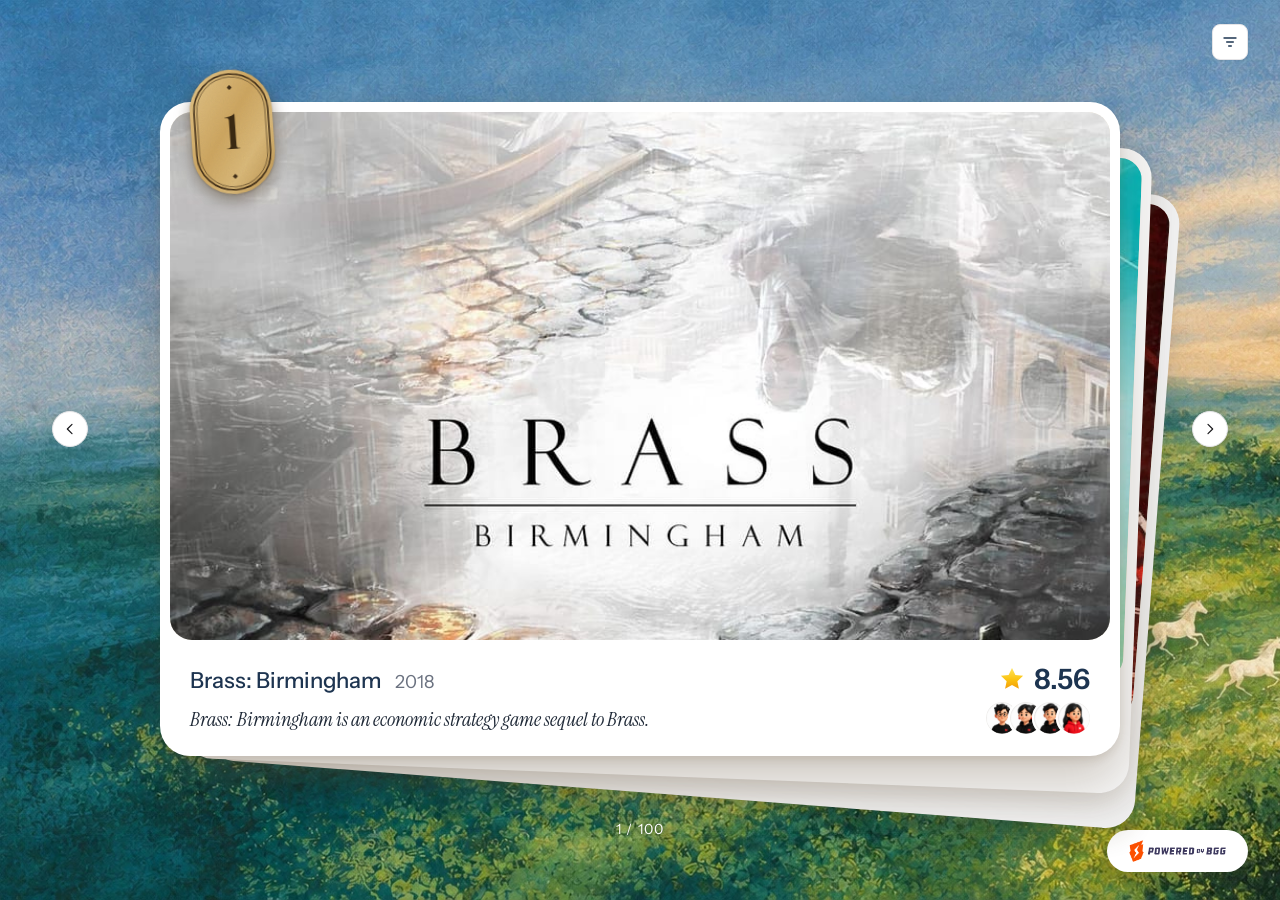
<file: index.html>
<!doctype html>
<html lang="en">
<head>
  <meta charset="utf-8">
  <meta name="viewport" content="width=device-width, initial-scale=1">
  <title>Top 100 Board Games</title>
  <meta name="description" content="The 100 highest ranked board games on BoardGameGeek, one at a time.">
  <link rel="icon" href="favicon.svg" type="image/svg+xml">
  <link rel="apple-touch-icon" href="apple-touch-icon.png">
  <link rel="preconnect" href="https://fonts.googleapis.com">
  <link rel="preconnect" href="https://fonts.gstatic.com" crossorigin>
  <link href="https://fonts.googleapis.com/css2?family=Cinzel:wght@600&family=Instrument+Sans:wght@400;500;600&family=Instrument+Serif:ital@0;1&display=swap" rel="stylesheet">
  <link rel="stylesheet" href="styles.css">
</head>
<body>
  <div class="landscape" aria-hidden="true"></div>

  <!-- gradients and textures shared by every card -->
  <svg width="0" height="0" style="position:absolute" aria-hidden="true">
    <defs>
      <linearGradient id="gold" x1="0" y1="0" x2="1" y2="1">
              <stop offset="0" stop-color="#e6c98d"/>
              <stop offset=".45" stop-color="#cfa760"/>
              <stop offset=".7" stop-color="#dcbb7a"/>
              <stop offset="1" stop-color="#b98f4a"/>
            </linearGradient>
            <!-- faint paper grain -->
            <filter id="paper" x="0" y="0" width="100%" height="100%">
              <feTurbulence type="fractalNoise" baseFrequency=".9" numOctaves="2" seed="4" result="n"/>
              <feColorMatrix in="n" type="matrix" values="0 0 0 0 .35  0 0 0 0 .25  0 0 0 0 .12  0 0 0 .22 0" result="grain"/>
              <feComposite in="grain" in2="SourceGraphic" operator="in" result="g"/>
              <feMerge><feMergeNode in="SourceGraphic"/><feMergeNode in="g"/></feMerge>
            </filter>
      <linearGradient id="starGold" x1="0" y1="0" x2="0" y2="1">
                  <stop offset="0" stop-color="#ffe45c"/>
                  <stop offset=".55" stop-color="#fbc311"/>
                  <stop offset="1" stop-color="#f29d0a"/>
                </linearGradient>
    </defs>
  </svg>


  <!-- filters: a button in the top-right corner that opens a small panel -->
  <div class="filters">
    <button class="filter-toggle" type="button" aria-label="Filters" aria-expanded="false" aria-controls="filter-panel">
      <svg viewBox="0 0 24 24" aria-hidden="true"><path d="M3 6h18M7 12h10M10 18h4"/></svg>
      <span class="filter-dot" hidden></span>
    </button>
    <form class="filter-panel" id="filter-panel" hidden>
      <p class="filter-title">Filters</p>

      <div class="filter-group">
        <label class="filter-label" for="players-min">Best with <span class="filter-value" id="players-value"></span></label>
        <div class="range" data-range="players">
          <div class="range-track"><div class="range-fill"></div></div>
          <input type="range" id="players-min" min="1" max="6" step="0.01" aria-label="Fewest players">
          <input type="range" id="players-max" min="1" max="6" step="0.01" aria-label="Most players">
        </div>
      </div>

      <div class="filter-group">
        <label class="filter-label" for="weight-min">Complexity <span class="filter-value" id="weight-value"></span></label>
        <div class="range" data-range="weight">
          <div class="range-track"><div class="range-fill"></div></div>
          <input type="range" id="weight-min" min="1" max="5" step="0.1" aria-label="Lightest">
          <input type="range" id="weight-max" min="1" max="5" step="0.1" aria-label="Heaviest">
        </div>
        <div class="range-scale" aria-hidden="true"><span>Light</span><span>Heavy</span></div>
        <p class="filter-note" id="weight-note" hidden>Complexity arrives with the next weekly update.</p>
      </div>

      <div class="filter-actions">
        <button type="button" class="btn btn-outline" id="filter-clear">Clear</button>
        <button type="submit" class="btn btn-solid">Apply</button>
      </div>
    </form>
  </div>

  <main class="stage" aria-roledescription="carousel" aria-label="Top 100 board games">
    <button class="nav prev" type="button" aria-label="Previous game">
      <svg viewBox="0 0 24 24"><path d="M15 5l-7 7 7 7"/></svg>
    </button>

    <!-- the deck: the front card plus the next games fanned out behind it -->
    <div class="deck" aria-live="polite"></div>

    <button class="nav next" type="button" aria-label="Next game">
      <svg viewBox="0 0 24 24"><path d="M9 5l7 7-7 7"/></svg>
    </button>
  </main>

  <p class="counter"></p>
  <div class="empty" hidden>
    <p>No games match these filters.</p>
    <button type="button" class="btn btn-outline" id="empty-clear">Clear filters</button>
  </div>
  <a class="credit" href="https://boardgamegeek.com" target="_blank" rel="noopener">
    <img src="assets/powered-by-bgg.png" alt="Powered by BGG" width="137" height="31">
  </a>

  <template id="card-template">
    <article class="card">
      <!-- ranking number on a golden label -->
      <div class="rank">
        <svg class="rank-tag" viewBox="0 0 100 150" aria-hidden="true">
          <rect x="1" y="1" width="98" height="148" rx="49" fill="url(#gold)" filter="url(#paper)"/>
          <rect x="6" y="6" width="88" height="138" rx="44" fill="none" stroke="#3f2d17" stroke-width="1.8"/>
          <rect x="9.5" y="9.5" width="81" height="131" rx="40.5" fill="none" stroke="#3f2d17" stroke-width=".7"/>
          <path d="M50 19 l3 3 -3 3 -3 -3z M50 125 l3 3 -3 3 -3 -3z" fill="#3f2d17"/>
          <text class="rank-text" x="50" y="75" dy=".35em"></text>
        </svg>
        <span class="visually-hidden rank-label"></span>
      </div>
      <div class="art">
        <img alt="">
        <div class="placeholder"><span></span></div>
      </div>
      <div class="info">
        <div class="text">
          <h1><span class="name"></span> <span class="year"></span></h1>
          <p class="description"></p>
        </div>
        <div class="stats">
          <p class="rating">
            <svg viewBox="0 0 24 24" class="star" aria-hidden="true">
              <path d="M12 2.5l2.9 6 6.6.8-4.9 4.6 1.3 6.5L12 17.1l-5.9 3.3 1.3-6.5-4.9-4.6 6.6-.8z"/></svg>
            <span class="rating-value"></span>
          </p>
          <!-- best player count: one avatar per player, label on hover -->
          <div class="players" tabindex="0">
            <div class="avatars" aria-hidden="true"></div>
            <span class="players-tip" role="tooltip"></span>
          </div>
        </div>
      </div>
    </article>
  </template>

  <script src="data/games.js"></script>
  <script src="app.js"></script>
  <script src="demo.js"></script>
</body>
</html>
</file>
<file: styles.css>
:root {
  --ink: #1d3450;
  --muted: #6b7280;
  --card: #ffffff;
  --gold: #f5b90a;
}

* { box-sizing: border-box; }
[hidden] { display: none !important; }

html, body { height: 100%; margin: 0; }

body {
  font-family: "Instrument Sans", system-ui, sans-serif;
  color: var(--ink);
  background: #5f8f6a;
  overflow-x: hidden;
  display: flex;
  flex-direction: column;
  align-items: center;
  justify-content: center;
  min-height: 100vh;
  padding: 72px 16px 32px;
}

.landscape {
  position: fixed;
  inset: 0;
  z-index: -1;
  background: #5f8f6a url("assets/background-horses.webp") left center / cover no-repeat;
}

/* ---------- slideshow ---------- */

.stage {
  display: flex;
  align-items: center;
  gap: 72px;
  width: 100%;
  max-width: 1300px;
  justify-content: center;
}

.nav {
  flex: none;
  width: 36px;
  height: 36px;
  border-radius: 50%;
  border: 1px solid #e4e4e7;
  background: #fff;
  box-shadow: 0 1px 2px rgba(0, 0, 0, .04);
  display: grid;
  place-items: center;
  cursor: pointer;
  transition: transform .15s ease, background .15s ease;
}
.nav:hover { transform: scale(1.06); border-color: #d4d4d8; }
.nav:focus-visible { outline: 3px solid var(--ink); outline-offset: 3px; }
.nav svg {
  width: 16px;
  height: 16px;
  fill: none;
  stroke: #18181b;
  stroke-width: 1.8;
  stroke-linecap: round;
  stroke-linejoin: round;
}

/* ---------- the deck ---------- */

.deck {
  position: relative;
  width: 100%;
  max-width: 960px;
}

.card {
  position: absolute;
  inset: 0;
  width: 100%;
  background: var(--card);
  border-radius: 30px;
  padding: 10px;
  box-shadow: 0 24px 50px rgba(80, 55, 25, .25), 0 4px 10px rgba(80, 55, 25, .12);
  transform-origin: 20% 100%;
  transition:
    transform .95s cubic-bezier(.45, .05, .2, 1),
    opacity .8s ease,
    filter .95s ease,
    box-shadow .95s ease;
}
/* the front card sets the deck's height */
.card[data-pos="0"] { position: relative; z-index: 4; }
/* the next games, fanned out to the right */
.card[data-pos="1"] {
  z-index: 3;
  transform: translate(20px, 8px) rotate(2.2deg) scale(.985);
  filter: brightness(.97);
  box-shadow: 0 12px 30px rgba(80, 55, 25, .18);
}
.card[data-pos="2"] {
  z-index: 2;
  transform: translate(38px, 16px) rotate(4.4deg) scale(.97);
  filter: brightness(.94);
  box-shadow: 0 10px 24px rgba(80, 55, 25, .14);
}
/* waiting at the very back, or leaving from there */
.card[data-pos="3"] {
  z-index: 1;
  transform: translate(52px, 22px) rotate(6deg) scale(.955);
  opacity: 0;
}
/* tossed off to the left (or arriving from there) */
.card[data-pos="out"] {
  z-index: 5;
  transform: translate(-75%, 40px) rotate(-12deg);
  opacity: 0;
}
.card[data-pos="out"] { transition-duration: .95s, .65s, .95s, .95s; }
/* the cards behind follow a beat later, so the deck settles like a cascade */
.card[data-pos="1"] { transition-delay: .06s; }
.card[data-pos="2"] { transition-delay: .12s; }
/* only the front card shows its tag and text; the rest show just their edges and art */
.card .rank,
.card .info { transition: opacity .5s ease .15s; }
.card:not([data-pos="0"]) .rank,
.card:not([data-pos="0"]) .info { opacity: 0; }

.art {
  position: relative;
  aspect-ratio: 16 / 9;
  border-radius: 22px;
  overflow: hidden;
  background: #efe6d2;
}
/* the cover fills the card's width; the crop leans to the top, where most boxes print their title */
.art img {
  width: 100%;
  height: 100%;
  object-fit: cover;
  object-position: center 18%;
  display: block;
}
.art img[hidden] { display: none; }

/* shown until real artwork arrives from BoardGameGeek */
.placeholder {
  position: absolute;
  inset: 0;
  display: grid;
  place-items: center;
  padding: 32px;
  text-align: center;
  background:
    radial-gradient(ellipse at center, rgba(255, 250, 235, .9), rgba(226, 208, 168, .9) 70%, rgba(190, 162, 112, .95)),
    #e8d9b5;
}
.placeholder[hidden] { display: none; }
.placeholder span {
  font-family: "Cinzel", Georgia, serif;
  font-size: clamp(24px, 4.2vw, 52px);
  letter-spacing: .12em;
  color: #3b3024;
  line-height: 1.2;
  max-width: 14ch;
}

/* ---------- ranking number: golden label ---------- */

.rank {
  position: absolute;
  top: -30px;
  left: 26px;
  z-index: 2;
  width: 84px;
  height: 126px;
  transform: rotate(-4deg);
  transform-origin: top left;
  filter: drop-shadow(0 6px 8px rgba(60, 40, 15, .35)) drop-shadow(0 1px 1px rgba(60, 40, 15, .3));
  pointer-events: none;
}
.rank-tag { width: 100%; height: 100%; display: block; }
.rank-text {
  font-family: "Cinzel", Georgia, serif;
  font-weight: 600;
  font-size: 58px;
  fill: #3a2912;
  text-anchor: middle;
}
.rank-text.long { font-size: 38px; }

.visually-hidden {
  position: absolute;
  width: 1px;
  height: 1px;
  overflow: hidden;
  clip-path: inset(50%);
  white-space: nowrap;
}

/* ---------- details ---------- */

.info {
  display: flex;
  justify-content: space-between;
  align-items: flex-end;
  gap: 32px;
  padding: 22px 20px 12px;
}

h1 {
  margin: 0 0 10px;
  font-size: 22px;
  font-weight: 500;
  line-height: 1.3;
}
.year { color: var(--muted); font-weight: 400; font-size: 18px; margin-left: 10px; }

.description {
  margin: 0;
  font-family: "Instrument Serif", Georgia, serif;
  font-style: italic;
  font-size: 20px;
  line-height: 1.45;
  color: #1f2937;
}

.stats { flex: none; text-align: right; }
.stats p {
  margin: 0;
  display: flex;
  align-items: center;
  justify-content: flex-end;
  gap: 8px;
  white-space: nowrap;
}
.rating { font-size: 28px; font-weight: 600; margin-bottom: 6px !important; }
/* player avatars, adapted from Watermelon UI "Avatar 16" and "Avatar 19" (MIT) */
.players {
  position: relative;
  width: fit-content;
  margin-left: auto;
  display: flex;
  justify-content: flex-end;
  outline: none;
  cursor: default;
}
.avatars { display: flex; }
.avatar {
  display: grid;
  place-items: center;
  width: 32px;
  height: 32px;
  border-radius: 50%;
  box-shadow: 0 0 0 2px var(--card);
  background: #f3f1ee;
  object-fit: cover;
  color: #fff;
  font-size: 12px;
  font-weight: 600;
  transition: transform .3s ease-in-out, box-shadow .3s ease-in-out;
}
.avatar + .avatar { margin-left: -8px; }
.avatar.more { background: #ece6da; color: var(--ink); }
/* hovering a player lifts it above its neighbours, as in Watermelon UI "Avatar 16" */
.avatar { position: relative; }
.avatar:hover,
.avatar.is-lifted {
  z-index: 1;
  transform: translateY(-4px);
  box-shadow: 0 0 0 2px var(--card), 0 10px 15px -3px rgba(0, 0, 0, .12), 0 4px 6px -4px rgba(0, 0, 0, .1);
}

.players-tip {
  position: absolute;
  top: 50%;
  right: calc(100% + 4px);
  padding: 8px 14px;
  border-radius: 14px;
  border: 1px solid #ececec;
  background: #fff;
  box-shadow: 0 6px 16px rgba(0, 0, 0, .08), 0 1px 3px rgba(0, 0, 0, .05);
  color: var(--ink);
  font-size: 15px;
  font-weight: 500;
  white-space: nowrap;
  opacity: 0;
  transform: translate(4px, -50%);
  transition: opacity .18s ease, transform .18s ease;
  pointer-events: none;
}
.players:hover .players-tip,
.players.is-hovered .players-tip,
.players:focus .players-tip { opacity: 1; transform: translate(0, -50%); }

.star { width: 28px; height: 28px; fill: url(#starGold); }

.counter {
  margin: 64px 0 0;
  font-size: 14px;
  letter-spacing: .08em;
  color: #fff;
  text-shadow: 0 1px 3px rgba(0, 0, 0, .35);
}

.credit {
  position: fixed;
  right: 32px;
  bottom: 28px;
  display: flex;
  align-items: center;
  gap: 6px;
  padding: 10px 22px;
  border-radius: 999px;
  background: #fff;
  box-shadow: 0 4px 14px rgba(80, 55, 25, .15);
  color: var(--ink);
  font-size: 15px;
  font-weight: 500;
  text-decoration: none;
}
.credit:hover { box-shadow: 0 6px 18px rgba(80, 55, 25, .22); }
.credit img { display: block; height: 22px; width: auto; }

/* ---------- filters (adapted from Origin UI's filter popover and price slider) ---------- */

.filters {
  position: fixed;
  top: 24px;
  right: 32px;
  z-index: 20;
}
.filter-toggle {
  position: relative;
  display: grid;
  place-items: center;
  width: 36px;
  height: 36px;
  border-radius: 8px;
  border: 1px solid #e4e4e7;
  background: #fff;
  box-shadow: 0 1px 2px rgba(0, 0, 0, .05);
  cursor: pointer;
}
.filter-toggle:hover { border-color: #d4d4d8; }
.filter-toggle:focus-visible { outline: 2px solid var(--ink); outline-offset: 2px; }
.filter-toggle svg {
  width: 16px;
  height: 16px;
  fill: none;
  stroke: var(--ink);
  stroke-width: 2;
  stroke-linecap: round;
}
/* a small dot on the button while filters are on */
.filter-dot {
  position: absolute;
  top: 6px;
  right: 6px;
  width: 7px;
  height: 7px;
  border-radius: 50%;
  background: #ff5100;
  box-shadow: 0 0 0 2px #fff;
}

.filter-panel {
  position: absolute;
  top: calc(100% + 8px);
  right: 0;
  width: min(300px, calc(100vw - 32px));
  display: grid;
  gap: 16px;
  padding: 14px 14px 12px;
  border: 1px solid #e4e4e7;
  border-radius: 12px;
  background: #fff;
  box-shadow: 0 10px 30px rgba(0, 0, 0, .12), 0 2px 6px rgba(0, 0, 0, .06);
  color: var(--ink);
  animation: panel-in .16s ease-out;
}
@keyframes panel-in { from { opacity: 0; transform: translateY(-4px); } }
.filter-title { margin: 0; font-size: 12px; font-weight: 500; color: #71717a; }
.filter-group { display: grid; gap: 12px; }
.filter-label {
  display: flex;
  justify-content: space-between;
  gap: 8px;
  font-size: 14px;
  font-weight: 500;
}
.filter-value { font-weight: 400; color: #52525b; font-variant-numeric: tabular-nums; }
.filter-note { margin: -4px 0 0; font-size: 12px; color: #71717a; }
.range-scale { display: flex; justify-content: space-between; margin-top: -8px; font-size: 12px; color: #71717a; }

/* two-handle slider: two range inputs stacked on one track */
.range { position: relative; height: 20px; }
.range-track {
  position: absolute;
  inset: 7px 10px;
  border-radius: 3px;
  background: #e4e4e7;
}
.range-fill {
  position: absolute;
  top: 0;
  bottom: 0;
  left: var(--from, 0%);
  right: calc(100% - var(--to, 100%));
  border-radius: 3px;
  background: var(--ink);
}
.range.is-snapping .range-fill { transition: left .18s ease-out, right .18s ease-out; }
.range input {
  position: absolute;
  inset: 0;
  width: 100%;
  margin: 0;
  background: none;
  pointer-events: none;
  -webkit-appearance: none;
  appearance: none;
  outline: none; /* the handle shows its own focus ring */
}
.range input::-webkit-slider-runnable-track { height: 20px; background: none; }
.range input::-moz-range-track { background: none; }
.range input::-webkit-slider-thumb {
  -webkit-appearance: none;
  width: 20px;
  height: 20px;
  border-radius: 50%;
  border: 2px solid var(--ink);
  background: #fff;
  box-shadow: 0 1px 3px rgba(0, 0, 0, .15);
  pointer-events: auto;
  cursor: grab;
}
.range input::-moz-range-thumb {
  width: 16px;
  height: 16px;
  border-radius: 50%;
  border: 2px solid var(--ink);
  background: #fff;
  box-shadow: 0 1px 3px rgba(0, 0, 0, .15);
  pointer-events: auto;
  cursor: grab;
}
.range input:focus-visible::-webkit-slider-thumb { box-shadow: 0 0 0 4px rgba(29, 52, 80, .18); }
.range input:focus-visible::-moz-range-thumb { box-shadow: 0 0 0 4px rgba(29, 52, 80, .18); }
.range input:disabled::-webkit-slider-thumb { border-color: #d4d4d8; cursor: default; }
.range input:disabled::-moz-range-thumb { border-color: #d4d4d8; cursor: default; }
.range.is-disabled .range-fill { background: #d4d4d8; }

.filter-actions {
  display: flex;
  justify-content: space-between;
  gap: 8px;
  margin: 0 -14px;
  padding: 12px 14px 0;
  border-top: 1px solid #e4e4e7;
}
.btn {
  height: 30px;
  padding: 0 10px;
  border-radius: 6px;
  font: 500 13px/1 "Instrument Sans", system-ui, sans-serif;
  cursor: pointer;
}
.btn-outline { border: 1px solid #e4e4e7; background: #fff; color: var(--ink); }
.btn-outline:hover { background: #f4f4f5; }
.btn-solid { border: 1px solid var(--ink); background: var(--ink); color: #fff; }
.btn-solid:hover { background: #2a4668; border-color: #2a4668; }
.btn:focus-visible { outline: 2px solid var(--ink); outline-offset: 2px; }

.empty {
  display: grid;
  justify-items: center;
  gap: 14px;
  padding: 32px 40px;
  border-radius: 20px;
  background: #fff;
  box-shadow: 0 24px 50px rgba(80, 55, 25, .25);
  color: var(--ink);
  font-size: 17px;
}
.empty p { margin: 0; }

/* ---------- demo mode (index.html#demo, see demo.js) ---------- */

.is-demo, .is-demo * { cursor: none !important; }
.demo-cursor {
  position: fixed;
  top: 0;
  left: 0;
  z-index: 100;
  pointer-events: none;
}
.demo-cursor svg {
  display: block;
  width: 26px;
  height: 26px;
  margin: -3px 0 0 -5px; /* put the arrow's tip on the point */
  fill: #fff;
  stroke: #111;
  stroke-width: 1.4;
  stroke-linejoin: round;
  filter: drop-shadow(0 2px 3px rgba(0, 0, 0, .3));
  transform-origin: 20% 10%;
  transition: transform .12s ease;
}
.demo-cursor.is-pressing svg { transform: scale(.82); }
.demo-cursor.is-grabbing svg { transform: scale(.9); }

/* ---------- small screens ---------- */

@media (max-width: 760px) {
  body { padding-top: 64px; }
  .stage { flex-wrap: wrap; gap: 20px; }
  .deck { order: -1; }
  .filters { top: 16px; right: 16px; }
  .card { border-radius: 22px; padding: 8px; }
  .card[data-pos="1"] { transform: translate(8px, 6px) rotate(1.5deg) scale(.985); }
  .card[data-pos="2"] { transform: translate(15px, 12px) rotate(3deg) scale(.97); }
  .art { border-radius: 16px; }
  .rank { width: 64px; height: 96px; top: -24px; left: 16px; }
  .info { flex-direction: column; align-items: flex-start; gap: 16px; padding: 18px 10px 8px; }
  .stats { text-align: left; }
  .stats p, .players { justify-content: flex-start; }
  .players { margin-left: 0; }
  .players-tip { right: auto; left: calc(100% + 4px); transform: translate(-4px, -50%); }
  .rating { font-size: 24px; }
  .description { font-size: 18px; }
  .counter { margin-top: 28px; }
  .credit { position: static; margin-top: 14px; padding: 8px 18px; font-size: 14px; }
}

@media (prefers-reduced-motion: reduce) {
  .card, .nav, .card .rank, .card .info { transition: none; }
  .filter-panel { animation: none; }
}
</file>
